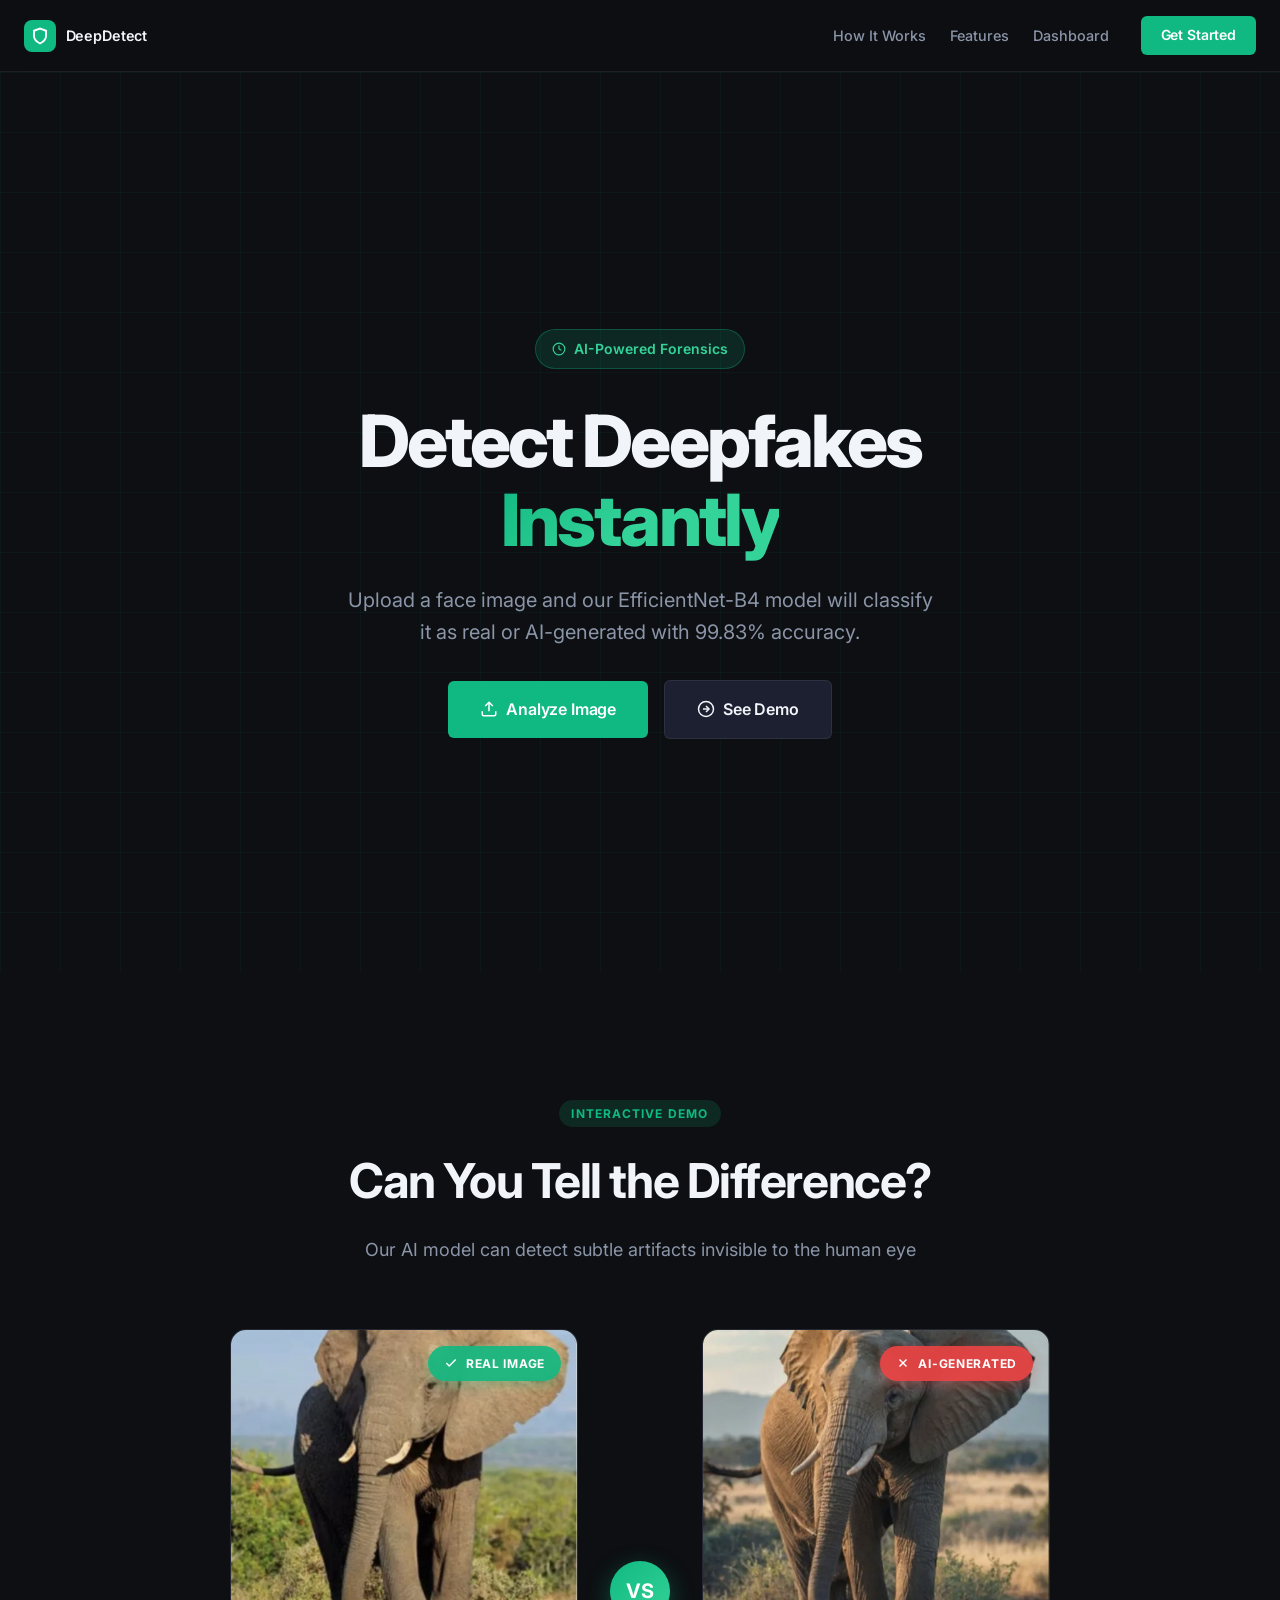
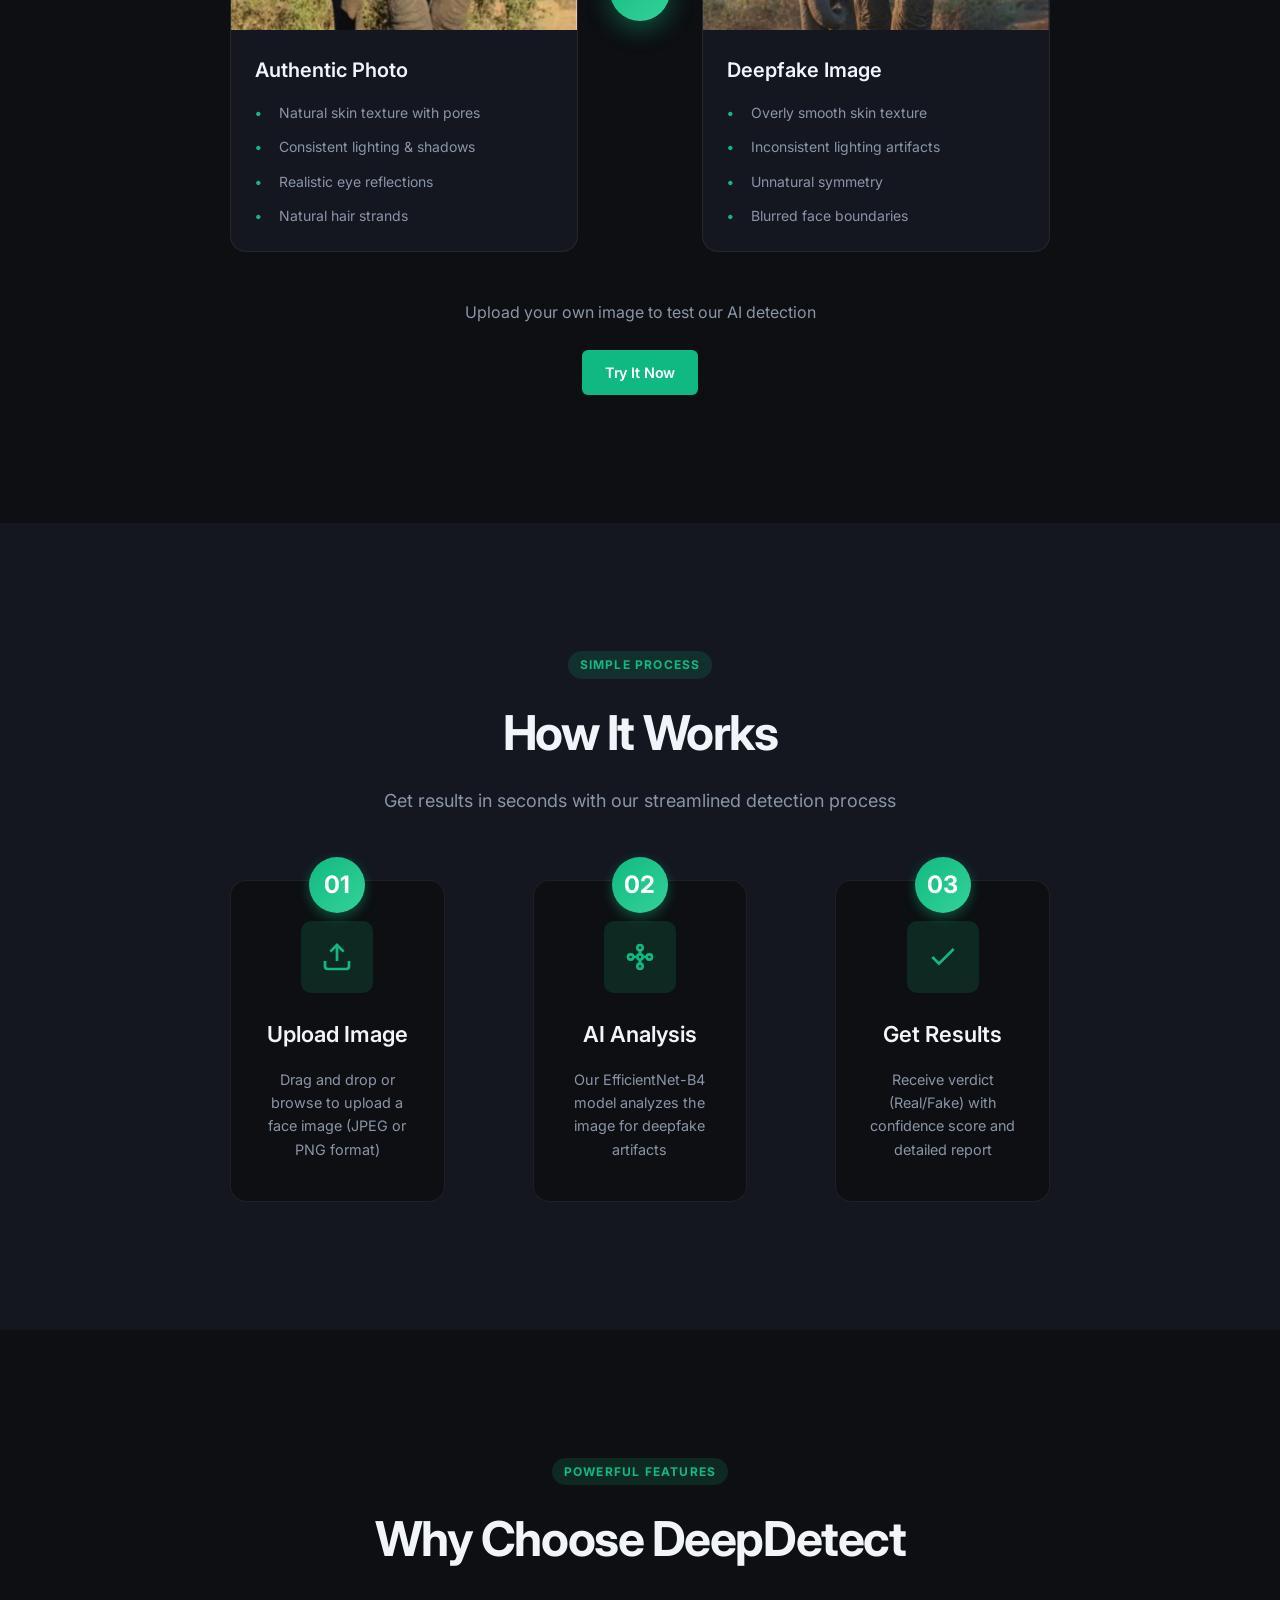
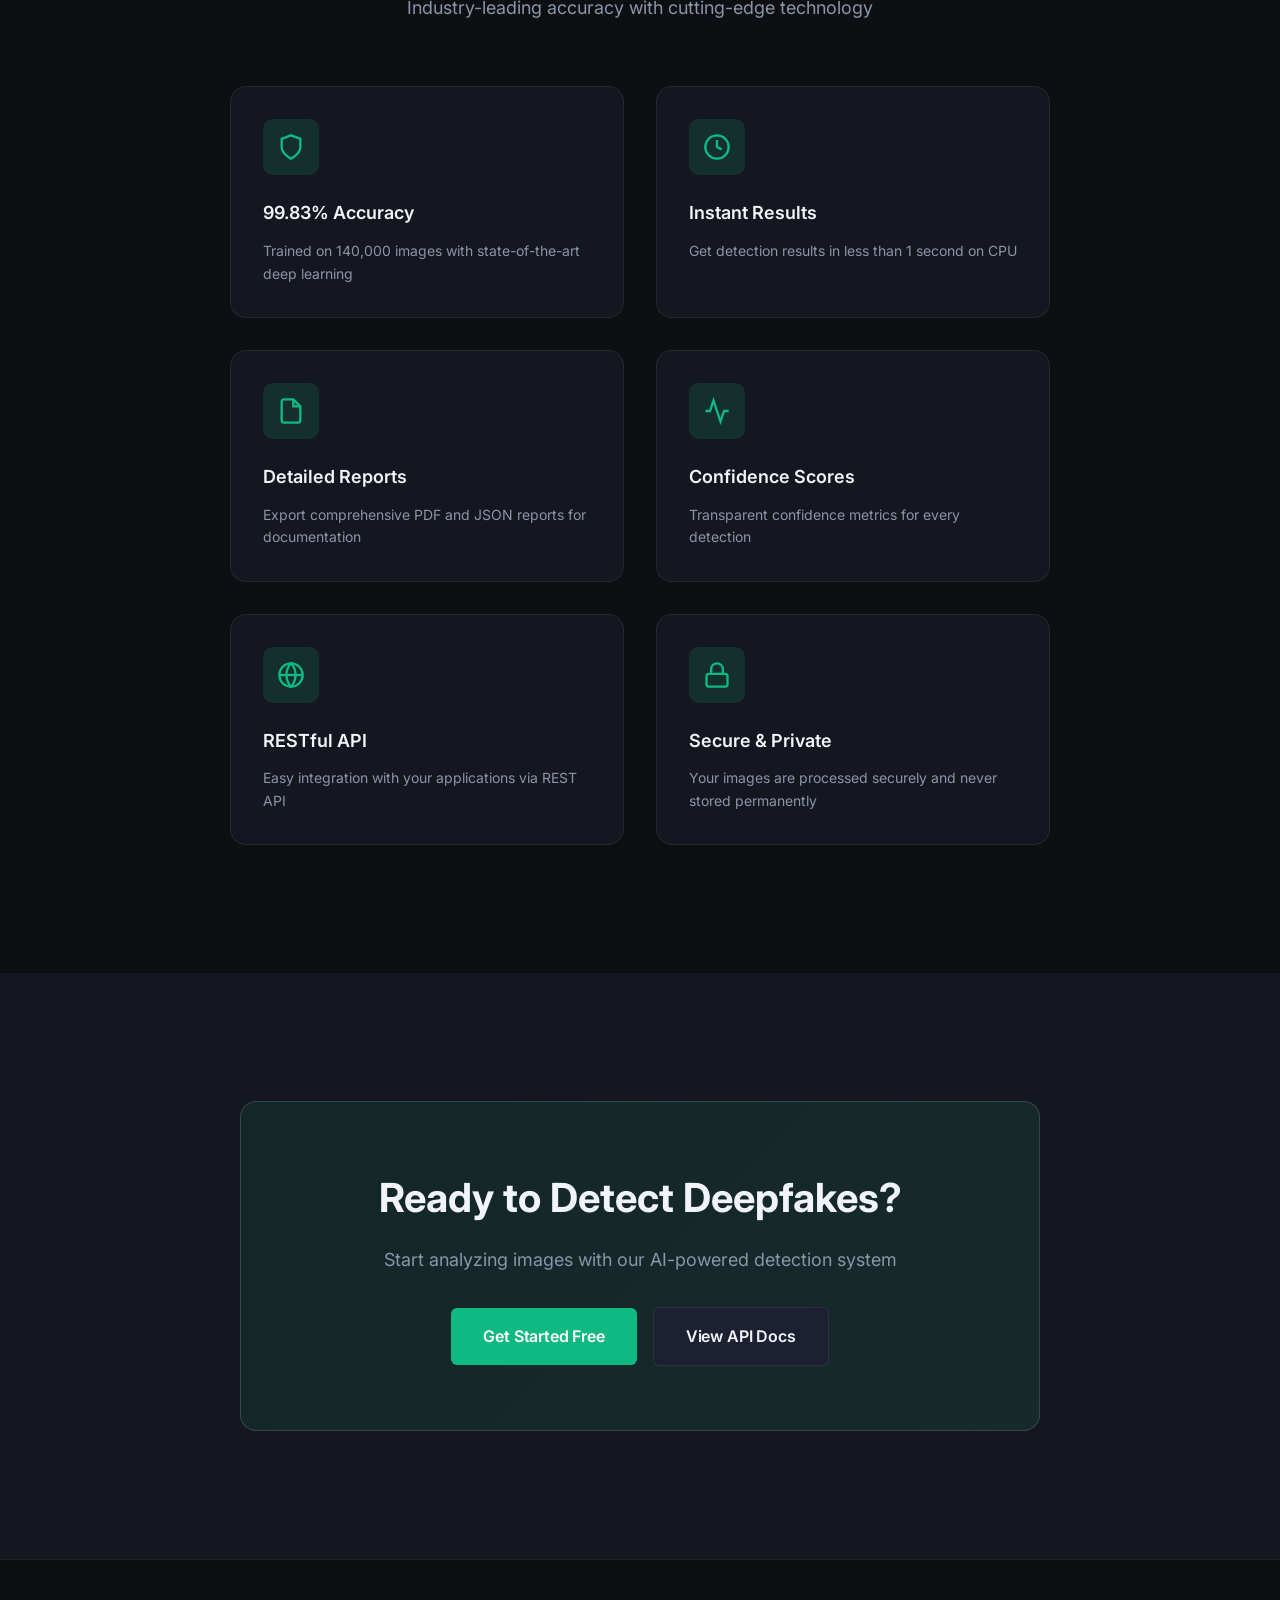
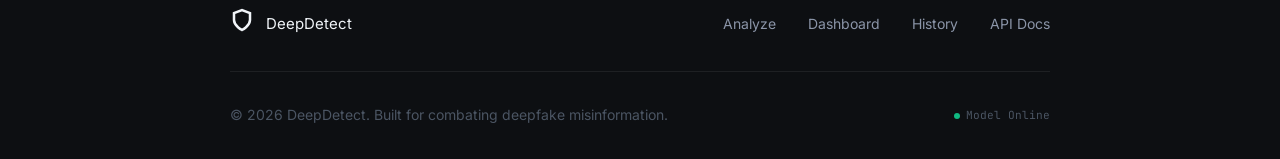
<file: static/landing.html>
<!DOCTYPE html>
<html lang="en">
<head>
    <meta charset="UTF-8">
    <meta name="viewport" content="width=device-width, initial-scale=1.0">
    <meta name="description" content="AI-powered deepfake detection with 99.83% accuracy">
    <title>DeepDetect — AI-Powered Deepfake Detection</title>
    <link rel="stylesheet" href="/static/css/styles.css">
    <link rel="stylesheet" href="/static/css/landing.css">
</head>
<body class="landing-body">

    <!-- Navigation -->
    <nav class="topnav landing-nav">
        <a class="topnav-brand" href="/static/landing.html">
            <div class="topnav-brand-icon">
                <svg width="18" height="18" viewBox="0 0 24 24" fill="none" stroke="currentColor" stroke-width="2.5">
                    <path d="M12 22s8-4 8-10V5l-8-3-8 3v7c0 6 8 10 8 10z"/>
                </svg>
            </div>
            <span class="topnav-brand-name">DeepDetect</span>
        </a>
        <div class="topnav-links">
            <a href="#how-it-works" class="topnav-link">How It Works</a>
            <a href="#features" class="topnav-link">Features</a>
            <a href="/static/dashboard.html" class="topnav-link">Dashboard</a>
            <a href="/static/index.html" class="btn btn-primary btn-sm">Get Started</a>
        </div>
    </nav>

    <!-- Hero Section -->
    <section class="hero-section">
        <div class="hero-bg-grid"></div>
        <div class="hero-container">
            <div class="hero-content fade-in-up">
                <div class="hero-badge">
                    <svg width="14" height="14" viewBox="0 0 24 24" fill="none" stroke="currentColor" stroke-width="2">
                        <circle cx="12" cy="12" r="10"/>
                        <path d="M12 6v6l4 2"/>
                    </svg>
                    AI-Powered Forensics
                </div>
                <h1 class="hero-title">
                    Detect Deepfakes<br/>
                    <span class="hero-gradient">Instantly</span>
                </h1>
                <p class="hero-subtitle">
                    Upload a face image and our EfficientNet-B4 model will classify it as real or AI-generated with 99.83% accuracy.
                </p>
                <div class="hero-cta">
                    <a href="/static/index.html" class="btn btn-primary btn-lg">
                        <svg width="18" height="18" viewBox="0 0 24 24" fill="none" stroke="currentColor" stroke-width="2">
                            <path d="M21 15v4a2 2 0 0 1-2 2H5a2 2 0 0 1-2-2v-4"/>
                            <polyline points="17 8 12 3 7 8"/>
                            <line x1="12" y1="3" x2="12" y2="15"/>
                        </svg>
                        Analyze Image
                    </a>
                    <a href="#comparison" class="btn btn-secondary btn-lg">
                        <svg width="18" height="18" viewBox="0 0 24 24" fill="none" stroke="currentColor" stroke-width="2">
                            <circle cx="12" cy="12" r="10"/>
                            <polyline points="12 16 16 12 12 8"/>
                            <line x1="8" y1="12" x2="16" y2="12"/>
                        </svg>
                        See Demo
                    </a>
                </div>
            </div>
        </div>
    </section>

    <!-- Comparison Section -->
    <section class="comparison-section" id="comparison">
        <div class="container">
            <div class="section-header-center fade-in-up">
                <div class="section-eyebrow">Interactive Demo</div>
                <h2 class="section-title">Can You Tell the Difference?</h2>
                <p class="section-subtitle">Our AI model can detect subtle artifacts invisible to the human eye</p>
            </div>

            <div class="comparison-container fade-in-up">
                <div class="comparison-card real-card">
                    <div class="comparison-image-wrapper">
                        <div class="comparison-image">
                            <img src="/static/images/real_sample.png" alt="Real face sample" style="width: 100%; height: 100%; object-fit: cover;" />
                        </div>
                        <div class="comparison-badge real">
                            <svg width="14" height="14" viewBox="0 0 24 24" fill="none" stroke="currentColor" stroke-width="2.5">
                                <polyline points="20 6 9 17 4 12"/>
                            </svg>
                            Real Image
                        </div>
                    </div>
                    <div class="comparison-details">
                        <h3>Authentic Photo</h3>
                        <ul class="comparison-features">
                            <li>Natural skin texture with pores</li>
                            <li>Consistent lighting & shadows</li>
                            <li>Realistic eye reflections</li>
                            <li>Natural hair strands</li>
                        </ul>
                    </div>
                </div>

                <div class="comparison-divider">
                    <div class="vs-badge">VS</div>
                </div>

                <div class="comparison-card fake-card">
                    <div class="comparison-image-wrapper">
                        <div class="comparison-image">
                            <img src="/static/images/fake_sample.png" alt="Fake face sample" style="width: 100%; height: 100%; object-fit: cover;" />
                        </div>
                        <div class="comparison-badge fake">
                            <svg width="14" height="14" viewBox="0 0 24 24" fill="none" stroke="currentColor" stroke-width="2.5">
                                <line x1="18" y1="6" x2="6" y2="18"/>
                                <line x1="6" y1="6" x2="18" y2="18"/>
                            </svg>
                            AI-Generated
                        </div>
                    </div>
                    <div class="comparison-details">
                        <h3>Deepfake Image</h3>
                        <ul class="comparison-features">
                            <li>Overly smooth skin texture</li>
                            <li>Inconsistent lighting artifacts</li>
                            <li>Unnatural symmetry</li>
                            <li>Blurred face boundaries</li>
                        </ul>
                    </div>
                </div>
            </div>

            <div class="comparison-cta fade-in-up">
                <p>Upload your own image to test our AI detection</p>
                <a href="/static/index.html" class="btn btn-primary">Try It Now</a>
            </div>
        </div>
    </section>

    <!-- How It Works Section -->
    <section class="how-it-works-section" id="how-it-works">
        <div class="container">
            <div class="section-header-center fade-in-up">
                <div class="section-eyebrow">Simple Process</div>
                <h2 class="section-title">How It Works</h2>
                <p class="section-subtitle">Get results in seconds with our streamlined detection process</p>
            </div>

            <div class="steps-container">
                <div class="step-card fade-in-up">
                    <div class="step-number">01</div>
                    <div class="step-icon">
                        <svg width="32" height="32" viewBox="0 0 24 24" fill="none" stroke="currentColor" stroke-width="2">
                            <path d="M21 15v4a2 2 0 0 1-2 2H5a2 2 0 0 1-2-2v-4"/>
                            <polyline points="17 8 12 3 7 8"/>
                            <line x1="12" y1="3" x2="12" y2="15"/>
                        </svg>
                    </div>
                    <h3>Upload Image</h3>
                    <p>Drag and drop or browse to upload a face image (JPEG or PNG format)</p>
                </div>

                <div class="step-arrow fade-in-up">
                    <svg width="24" height="24" viewBox="0 0 24 24" fill="none" stroke="currentColor" stroke-width="2">
                        <polyline points="9 18 15 12 9 6"/>
                    </svg>
                </div>

                <div class="step-card fade-in-up">
                    <div class="step-number">02</div>
                    <div class="step-icon">
                        <svg width="32" height="32" viewBox="0 0 24 24" fill="none" stroke="currentColor" stroke-width="2">
                            <circle cx="12" cy="12" r="2"/>
                            <circle cx="12" cy="5" r="2"/>
                            <circle cx="12" cy="19" r="2"/>
                            <circle cx="5" cy="12" r="2"/>
                            <circle cx="19" cy="12" r="2"/>
                            <line x1="12" y1="7" x2="12" y2="10"/>
                            <line x1="12" y1="14" x2="12" y2="17"/>
                            <line x1="7" y1="12" x2="10" y2="12"/>
                            <line x1="14" y1="12" x2="17" y2="12"/>
                        </svg>
                    </div>
                    <h3>AI Analysis</h3>
                    <p>Our EfficientNet-B4 model analyzes the image for deepfake artifacts</p>
                </div>

                <div class="step-arrow fade-in-up">
                    <svg width="24" height="24" viewBox="0 0 24 24" fill="none" stroke="currentColor" stroke-width="2">
                        <polyline points="9 18 15 12 9 6"/>
                    </svg>
                </div>

                <div class="step-card fade-in-up">
                    <div class="step-number">03</div>
                    <div class="step-icon">
                        <svg width="32" height="32" viewBox="0 0 24 24" fill="none" stroke="currentColor" stroke-width="2">
                            <polyline points="20 6 9 17 4 12"/>
                        </svg>
                    </div>
                    <h3>Get Results</h3>
                    <p>Receive verdict (Real/Fake) with confidence score and detailed report</p>
                </div>
            </div>
        </div>
    </section>

    <!-- Features Section -->
    <section class="features-section" id="features">
        <div class="container">
            <div class="section-header-center fade-in-up">
                <div class="section-eyebrow">Powerful Features</div>
                <h2 class="section-title">Why Choose DeepDetect</h2>
                <p class="section-subtitle">Industry-leading accuracy with cutting-edge technology</p>
            </div>

            <div class="features-grid">
                <div class="feature-card fade-in-up">
                    <div class="feature-icon">
                        <svg width="28" height="28" viewBox="0 0 24 24" fill="none" stroke="currentColor" stroke-width="2">
                            <path d="M12 22s8-4 8-10V5l-8-3-8 3v7c0 6 8 10 8 10z"/>
                        </svg>
                    </div>
                    <h3>99.83% Accuracy</h3>
                    <p>Trained on 140,000 images with state-of-the-art deep learning</p>
                </div>

                <div class="feature-card fade-in-up">
                    <div class="feature-icon">
                        <svg width="28" height="28" viewBox="0 0 24 24" fill="none" stroke="currentColor" stroke-width="2">
                            <circle cx="12" cy="12" r="10"/>
                            <polyline points="12 6 12 12 16 14"/>
                        </svg>
                    </div>
                    <h3>Instant Results</h3>
                    <p>Get detection results in less than 1 second on CPU</p>
                </div>

                <div class="feature-card fade-in-up">
                    <div class="feature-icon">
                        <svg width="28" height="28" viewBox="0 0 24 24" fill="none" stroke="currentColor" stroke-width="2">
                            <path d="M14 2H6a2 2 0 0 0-2 2v16a2 2 0 0 0 2 2h12a2 2 0 0 0 2-2V8z"/>
                            <polyline points="14 2 14 8 20 8"/>
                        </svg>
                    </div>
                    <h3>Detailed Reports</h3>
                    <p>Export comprehensive PDF and JSON reports for documentation</p>
                </div>

                <div class="feature-card fade-in-up">
                    <div class="feature-icon">
                        <svg width="28" height="28" viewBox="0 0 24 24" fill="none" stroke="currentColor" stroke-width="2">
                            <polyline points="22 12 18 12 15 21 9 3 6 12 2 12"/>
                        </svg>
                    </div>
                    <h3>Confidence Scores</h3>
                    <p>Transparent confidence metrics for every detection</p>
                </div>

                <div class="feature-card fade-in-up">
                    <div class="feature-icon">
                        <svg width="28" height="28" viewBox="0 0 24 24" fill="none" stroke="currentColor" stroke-width="2">
                            <circle cx="12" cy="12" r="10"/>
                            <line x1="2" y1="12" x2="22" y2="12"/>
                            <path d="M12 2a15.3 15.3 0 0 1 4 10 15.3 15.3 0 0 1-4 10 15.3 15.3 0 0 1-4-10 15.3 15.3 0 0 1 4-10z"/>
                        </svg>
                    </div>
                    <h3>RESTful API</h3>
                    <p>Easy integration with your applications via REST API</p>
                </div>

                <div class="feature-card fade-in-up">
                    <div class="feature-icon">
                        <svg width="28" height="28" viewBox="0 0 24 24" fill="none" stroke="currentColor" stroke-width="2">
                            <rect x="3" y="11" width="18" height="11" rx="2" ry="2"/>
                            <path d="M7 11V7a5 5 0 0 1 10 0v4"/>
                        </svg>
                    </div>
                    <h3>Secure & Private</h3>
                    <p>Your images are processed securely and never stored permanently</p>
                </div>
            </div>
        </div>
    </section>

    <!-- CTA Section -->
    <section class="cta-section">
        <div class="container">
            <div class="cta-card fade-in-up">
                <h2>Ready to Detect Deepfakes?</h2>
                <p>Start analyzing images with our AI-powered detection system</p>
                <div class="cta-buttons">
                    <a href="/static/index.html" class="btn btn-primary btn-lg">Get Started Free</a>
                    <a href="/docs" class="btn btn-secondary btn-lg">View API Docs</a>
                </div>
            </div>
        </div>
    </section>

    <!-- Footer -->
    <footer class="landing-footer">
        <div class="container">
            <div class="footer-content">
                <div class="footer-brand">
                    <div class="landing-brand-icon">
                        <svg width="24" height="24" viewBox="0 0 24 24" fill="none" stroke="currentColor" stroke-width="2.5">
                            <path d="M12 22s8-4 8-10V5l-8-3-8 3v7c0 6 8 10 8 10z"/>
                        </svg>
                    </div>
                    <span class="landing-brand-name">DeepDetect</span>
                </div>
                <div class="footer-links">
                    <a href="/static/index.html">Analyze</a>
                    <a href="/static/dashboard.html">Dashboard</a>
                    <a href="/static/history.html">History</a>
                    <a href="/docs">API Docs</a>
                </div>
            </div>
            <div class="footer-bottom">
                <span>© 2026 DeepDetect. Built for combating deepfake misinformation.</span>
                <div class="footer-status">
                    <div class="footer-status-dot"></div>
                    <span>Model Online</span>
                </div>
            </div>
        </div>
    </footer>

    <script src="/static/js/landing.js"></script>
</body>
</html>
</file>
<file: static/css/styles.css>
/* ============================================================
   DEEPFAKE DETECTION PLATFORM — UI STYLESHEET
   Design: Dark forensic tool. Clean, purposeful, not flashy.
   Font: Inter (Google Fonts)
   ============================================================ */

@import url('https://fonts.googleapis.com/css2?family=Inter:wght@300;400;500;600;700&family=JetBrains+Mono:wght@400;500&display=swap');

/* ─── Reset ─────────────────────────────────────────────────── */
*, *::before, *::after {
    margin: 0;
    padding: 0;
    box-sizing: border-box;
}

/* ─── Design Tokens ─────────────────────────────────────────── */
:root {
    /* Surface */
    --bg-base:       #0d0f12;
    --bg-surface:    #141720;
    --bg-elevated:   #1c2030;
    --bg-hover:      #232840;
    --border:        rgba(255,255,255,0.07);
    --border-bright: rgba(255,255,255,0.14);

    /* Accent — a vibrant emerald green */
    --accent:        #10b981;
    --accent-dim:    rgba(16,185,129,0.15);
    --accent-hover:  #34d399;

    /* Semantic */
    --real:          #10b981;
    --real-dim:      rgba(16,185,129,0.12);
    --real-border:   rgba(16,185,129,0.3);
    --fake:          #ef4444;
    --fake-dim:      rgba(239,68,68,0.12);
    --fake-border:   rgba(239,68,68,0.3);

    /* Text */
    --text-primary:   #f1f5f9;
    --text-secondary: #8b95a8;
    --text-muted:     #4b5563;

    /* Misc */
    --radius-sm:  6px;
    --radius-md:  10px;
    --radius-lg:  16px;
    --shadow-sm:  0 1px 3px rgba(0,0,0,0.4);
    --shadow-md:  0 4px 16px rgba(0,0,0,0.5);
    --shadow-lg:  0 8px 32px rgba(0,0,0,0.6);
    --transition: 0.18s ease;
}

/* ─── Base ───────────────────────────────────────────────────── */
html { scroll-behavior: smooth; }

body {
    font-family: 'Inter', system-ui, sans-serif;
    font-size: 15px;
    line-height: 1.6;
    color: var(--text-primary);
    background-color: var(--bg-base);
    min-height: 100vh;
    -webkit-font-smoothing: antialiased;
}

/* Subtle grid texture on the background */
body::before {
    content: '';
    position: fixed;
    inset: 0;
    background-image:
        linear-gradient(rgba(99,102,241,0.03) 1px, transparent 1px),
        linear-gradient(90deg, rgba(99,102,241,0.03) 1px, transparent 1px);
    background-size: 40px 40px;
    pointer-events: none;
    z-index: 0;
}

/* ─── Layout ─────────────────────────────────────────────────── */
.page-wrapper {
    position: relative;
    z-index: 1;
    min-height: 100vh;
    display: flex;
    flex-direction: column;
}

.container {
    max-width: 860px;
    margin: 0 auto;
    padding: 0 1.25rem;
    width: 100%;
}

main {
    flex: 1;
    padding-bottom: 4rem;
}

/* ─── Top Navigation ─────────────────────────────────────────── */
.topnav {
    display: flex;
    align-items: center;
    justify-content: space-between;
    padding: 1rem 1.5rem;
    border-bottom: 1px solid var(--border);
    background: rgba(13,15,18,0.85);
    backdrop-filter: blur(12px);
    position: sticky;
    top: 0;
    z-index: 9999;
}

.topnav-brand {
    display: flex;
    align-items: center;
    gap: 0.6rem;
    text-decoration: none;
}

.topnav-brand-icon {
    width: 32px;
    height: 32px;
    background: var(--accent);
    border-radius: 8px;
    display: flex;
    align-items: center;
    justify-content: center;
}

.topnav-brand-icon svg {
    color: white;
}

.topnav-brand-name {
    font-size: 0.9rem;
    font-weight: 600;
    color: var(--text-primary);
    letter-spacing: -0.01em;
}

.topnav-brand-tag {
    font-size: 0.7rem;
    font-weight: 500;
    color: var(--text-muted);
    background: var(--bg-elevated);
    border: 1px solid var(--border);
    padding: 1px 6px;
    border-radius: 4px;
    font-family: 'JetBrains Mono', monospace;
}

.topnav-links {
    display: flex;
    align-items: center;
    gap: 0.25rem;
    flex-wrap: nowrap;
    flex-shrink: 0;
}

.topnav-link {
    color: var(--text-secondary);
    text-decoration: none;
    font-size: 0.875rem;
    font-weight: 500;
    padding: 0.4rem 0.85rem;
    border-radius: var(--radius-sm);
    transition: all var(--transition);
    white-space: nowrap;
    flex-shrink: 0;
}

.topnav-link:hover {
    color: var(--text-primary);
    background: var(--bg-elevated);
}

.topnav-link.active {
    color: var(--accent-hover);
    background: var(--accent-dim);
}

/* ─── Hero / Page Header ─────────────────────────────────────── */
.page-header {
    padding: 3rem 0 2.5rem;
    text-align: center;
}

.page-header-eyebrow {
    display: inline-flex;
    align-items: center;
    gap: 0.5rem;
    font-size: 0.75rem;
    font-weight: 600;
    letter-spacing: 0.08em;
    text-transform: uppercase;
    color: var(--accent);
    margin-bottom: 1rem;
}

.page-header-eyebrow::before,
.page-header-eyebrow::after {
    content: '';
    display: block;
    width: 28px;
    height: 1px;
    background: var(--accent);
    opacity: 0.5;
}

.page-header h1 {
    font-size: 2.25rem;
    font-weight: 700;
    letter-spacing: -0.03em;
    color: var(--text-primary);
    margin-bottom: 0.75rem;
    line-height: 1.2;
}

.page-header .subtitle {
    font-size: 1rem;
    color: var(--text-secondary);
    max-width: 440px;
    margin: 0 auto;
}

/* ─── Upload Card ────────────────────────────────────────────── */
.upload-card {
    background: var(--bg-surface);
    border: 1px solid var(--border);
    border-radius: var(--radius-lg);
    padding: 2rem;
    margin-bottom: 1.5rem;
}

.drop-zone {
    border: 2px dashed var(--border-bright);
    border-radius: var(--radius-md);
    padding: 3.5rem 2rem;
    text-align: center;
    transition: all var(--transition);
    cursor: pointer;
    position: relative;
}

.drop-zone:hover,
.drop-zone.drag-over {
    border-color: var(--accent);
    background: var(--accent-dim);
}

.drop-zone.drag-over .upload-icon {
    transform: translateY(-4px);
}

.upload-icon {
    color: var(--accent);
    margin: 0 auto 1.25rem;
    display: block;
    transition: transform var(--transition);
    opacity: 0.85;
}

.drop-text {
    font-size: 1rem;
    font-weight: 500;
    color: var(--text-primary);
    margin-bottom: 0.35rem;
}

.drop-subtext {
    font-size: 0.875rem;
    color: var(--text-muted);
    margin-bottom: 1.25rem;
}

.file-info {
    font-size: 0.75rem;
    color: var(--text-muted);
    margin-top: 1.25rem;
    font-family: 'JetBrains Mono', monospace;
    letter-spacing: 0.02em;
}

/* ─── Selected File Preview ──────────────────────────────────── */
.selected-file {
    display: flex;
    align-items: center;
    gap: 1rem;
    padding: 1rem;
    background: var(--bg-elevated);
    border: 1px solid var(--border);
    border-radius: var(--radius-md);
    margin-bottom: 1rem;
}

.file-preview img {
    width: 72px;
    height: 72px;
    object-fit: cover;
    border-radius: var(--radius-sm);
    border: 1px solid var(--border);
}

.file-details { flex: 1; min-width: 0; }

.file-name {
    font-weight: 500;
    color: var(--text-primary);
    font-size: 0.9rem;
    white-space: nowrap;
    overflow: hidden;
    text-overflow: ellipsis;
}

.file-size {
    font-size: 0.8rem;
    color: var(--text-secondary);
    font-family: 'JetBrains Mono', monospace;
    margin-top: 0.2rem;
}

.btn-remove {
    width: 30px;
    height: 30px;
    border: 1px solid var(--border);
    background: var(--bg-surface);
    color: var(--text-secondary);
    border-radius: 50%;
    font-size: 1.1rem;
    line-height: 1;
    cursor: pointer;
    transition: all var(--transition);
    flex-shrink: 0;
    display: flex;
    align-items: center;
    justify-content: center;
}

.btn-remove:hover {
    background: var(--fake-dim);
    border-color: var(--fake-border);
    color: var(--fake);
}

/* ─── Buttons ────────────────────────────────────────────────── */
.btn {
    display: inline-flex;
    align-items: center;
    justify-content: center;
    gap: 0.5rem;
    padding: 0.7rem 1.4rem;
    font-size: 0.9rem;
    font-weight: 600;
    font-family: 'Inter', sans-serif;
    border: none;
    border-radius: var(--radius-sm);
    cursor: pointer;
    transition: all var(--transition);
    text-decoration: none;
    letter-spacing: -0.01em;
    white-space: nowrap;
}

.btn:disabled {
    opacity: 0.4;
    cursor: not-allowed;
}

.btn-primary {
    background: var(--accent);
    color: white;
}

.btn-primary:hover:not(:disabled) {
    background: var(--accent-hover);
    transform: translateY(-1px);
    box-shadow: 0 4px 12px rgba(99,102,241,0.4);
}

.btn-secondary {
    background: var(--bg-elevated);
    color: var(--text-primary);
    border: 1px solid var(--border);
}

.btn-secondary:hover:not(:disabled) {
    background: var(--bg-hover);
    border-color: var(--border-bright);
}

.btn-upload {
    width: 100%;
    padding: 0.9rem;
    font-size: 0.95rem;
    background: var(--accent);
    color: white;
}

.btn-upload:hover:not(:disabled) {
    background: var(--accent-hover);
    transform: translateY(-1px);
    box-shadow: 0 4px 16px rgba(99,102,241,0.4);
}

/* ─── Progress Bar ───────────────────────────────────────────── */
.progress-container {
    margin-top: 1rem;
}

.progress-bar {
    width: 100%;
    height: 4px;
    background: var(--bg-hover);
    border-radius: 2px;
    overflow: hidden;
    margin-bottom: 0.75rem;
}

.progress-fill {
    height: 100%;
    background: linear-gradient(90deg, var(--accent), var(--accent-hover));
    border-radius: 2px;
    transition: width 0.4s ease;
    width: 0%;
    position: relative;
}

.progress-fill::after {
    content: '';
    position: absolute;
    right: 0;
    top: 0;
    bottom: 0;
    width: 40px;
    background: linear-gradient(90deg, transparent, rgba(255,255,255,0.3));
    animation: shimmer 1.2s ease infinite;
}

@keyframes shimmer {
    0% { opacity: 0; }
    50% { opacity: 1; }
    100% { opacity: 0; }
}

.progress-text {
    text-align: center;
    color: var(--text-secondary);
    font-size: 0.8rem;
    font-family: 'JetBrains Mono', monospace;
}

/* ─── Error Message ──────────────────────────────────────────── */
.error-message {
    padding: 0.85rem 1rem;
    background: var(--fake-dim);
    border: 1px solid var(--fake-border);
    border-radius: var(--radius-sm);
    color: #fca5a5;
    font-size: 0.875rem;
    margin-top: 1rem;
}

/* ─── Info Cards (Homepage) ──────────────────────────────────── */
.info-section {
    display: grid;
    grid-template-columns: 1fr 1fr;
    gap: 1rem;
    margin-bottom: 2rem;
}

.info-card {
    background: var(--bg-surface);
    border: 1px solid var(--border);
    padding: 1.5rem;
    border-radius: var(--radius-lg);
    transition: border-color var(--transition);
}

.info-card:hover {
    border-color: var(--border-bright);
}

.info-card-icon {
    width: 36px;
    height: 36px;
    background: var(--accent-dim);
    border-radius: var(--radius-sm);
    display: flex;
    align-items: center;
    justify-content: center;
    margin-bottom: 1rem;
    color: var(--accent);
}

.info-card h3 {
    font-size: 0.9rem;
    font-weight: 600;
    color: var(--text-primary);
    margin-bottom: 0.75rem;
    letter-spacing: -0.01em;
}

.info-card ol {
    padding-left: 1.25rem;
}

.info-card li {
    font-size: 0.875rem;
    color: var(--text-secondary);
    margin-bottom: 0.4rem;
    padding-left: 0.25rem;
}

.info-card p {
    font-size: 0.875rem;
    color: var(--text-secondary);
    line-height: 1.65;
}

.info-card strong {
    color: var(--real);
    font-weight: 600;
}

/* ─── Stat Badge ─────────────────────────────────────────────── */
.stat-badge {
    display: inline-flex;
    align-items: baseline;
    gap: 0.25rem;
    margin-top: 0.75rem;
}

.stat-number {
    font-size: 2rem;
    font-weight: 700;
    color: var(--real);
    letter-spacing: -0.04em;
    font-family: 'Inter', sans-serif;
    line-height: 1;
}

.stat-label {
    font-size: 0.75rem;
    font-weight: 500;
    color: var(--text-muted);
    text-transform: uppercase;
    letter-spacing: 0.06em;
}

/* ─── Loading State ──────────────────────────────────────────── */
.loading {
    text-align: center;
    padding: 5rem 2rem;
}

.loading p {
    color: var(--text-secondary);
    font-size: 0.875rem;
    margin-top: 1.25rem;
    font-family: 'JetBrains Mono', monospace;
}

.spinner {
    width: 40px;
    height: 40px;
    border: 2px solid var(--border);
    border-top-color: var(--accent);
    border-radius: 50%;
    animation: spin 0.8s linear infinite;
    margin: 0 auto;
}

@keyframes spin {
    to { transform: rotate(360deg); }
}

/* ─── Results Page ───────────────────────────────────────────── */
.results-section {
    max-width: 620px;
    margin: 0 auto;
}

.verdict-card {
    background: var(--bg-surface);
    border: 1px solid var(--border);
    border-radius: var(--radius-lg);
    overflow: hidden;
    margin-bottom: 1.5rem;
}

.verdict-band {
    padding: 2rem;
    text-align: center;
    border-bottom: 1px solid var(--border);
}

.verdict-band.real {
    background: var(--real-dim);
    border-bottom-color: var(--real-border);
}

.verdict-band.fake {
    background: var(--fake-dim);
    border-bottom-color: var(--fake-border);
}

.verdict-label {
    display: inline-flex;
    align-items: center;
    gap: 0.5rem;
    font-size: 0.7rem;
    font-weight: 700;
    letter-spacing: 0.1em;
    text-transform: uppercase;
    padding: 0.3rem 0.85rem;
    border-radius: 99px;
    margin-bottom: 1rem;
}

.verdict-label.real {
    background: var(--real-dim);
    color: var(--real);
    border: 1px solid var(--real-border);
}

.verdict-label.fake {
    background: var(--fake-dim);
    color: var(--fake);
    border: 1px solid var(--fake-border);
}

.verdict-label .dot {
    width: 6px;
    height: 6px;
    border-radius: 50%;
    background: currentColor;
    animation: pulse-dot 1.5s ease infinite;
}

@keyframes pulse-dot {
    0%, 100% { opacity: 1; transform: scale(1); }
    50% { opacity: 0.5; transform: scale(0.7); }
}

.verdict-confidence-num {
    font-size: 4rem;
    font-weight: 700;
    letter-spacing: -0.04em;
    line-height: 1;
    margin-bottom: 0.25rem;
}

.verdict-band.real .verdict-confidence-num { color: var(--real); }
.verdict-band.fake .verdict-confidence-num { color: var(--fake); }

.verdict-confidence-label {
    font-size: 0.75rem;
    font-weight: 500;
    color: var(--text-muted);
    text-transform: uppercase;
    letter-spacing: 0.08em;
}

/* Confidence Bar */
.confidence-bar-wrap {
    padding: 1.5rem 2rem;
    border-bottom: 1px solid var(--border);
}

.confidence-bar-label {
    display: flex;
    justify-content: space-between;
    font-size: 0.75rem;
    color: var(--text-muted);
    margin-bottom: 0.5rem;
    font-family: 'JetBrains Mono', monospace;
}

.confidence-bar-track {
    height: 6px;
    background: var(--bg-hover);
    border-radius: 3px;
    overflow: hidden;
}

.confidence-bar-fill {
    height: 100%;
    border-radius: 3px;
    transition: width 1s ease;
    width: 0%;
}

.confidence-bar-fill.real { background: var(--real); }
.confidence-bar-fill.fake { background: var(--fake); }

/* Result Details */
.result-meta {
    padding: 1.5rem 2rem;
}

.result-detail-row {
    display: flex;
    align-items: center;
    gap: 1.25rem;
}

.result-thumb {
    width: 80px;
    height: 80px;
    object-fit: cover;
    border-radius: var(--radius-sm);
    border: 1px solid var(--border);
    flex-shrink: 0;
}

.result-detail-list {
    flex: 1;
    display: flex;
    flex-direction: column;
    gap: 0.6rem;
}

.detail-item {
    display: flex;
    flex-direction: column;
    gap: 0.1rem;
}

.detail-label {
    font-size: 0.7rem;
    font-weight: 600;
    color: var(--text-muted);
    text-transform: uppercase;
    letter-spacing: 0.06em;
    font-family: 'JetBrains Mono', monospace;
}

.detail-value {
    font-size: 0.875rem;
    color: var(--text-primary);
    font-weight: 500;
}

/* Actions */
.result-actions {
    display: flex;
    gap: 0.75rem;
    padding: 1.25rem 2rem 1.5rem;
    border-top: 1px solid var(--border);
    flex-wrap: wrap;
}

.result-actions .btn {
    flex: 1;
    min-width: 140px;
}

/* ─── Nav Actions ────────────────────────────────────────────── */
.nav-actions {
    display: flex;
    align-items: center;
    justify-content: center;
    flex-wrap: wrap;
    gap: 1rem;
    margin-top: 1.5rem;
}

/* ─── History Page ───────────────────────────────────────────── */
.history-controls {
    display: flex;
    align-items: center;
    justify-content: space-between;
    margin-bottom: 1.25rem;
    gap: 1rem;
    flex-wrap: wrap;
}

.history-count {
    font-size: 0.8rem;
    color: var(--text-muted);
    font-family: 'JetBrains Mono', monospace;
}

.history-list {
    display: flex;
    flex-direction: column;
    gap: 0.5rem;
    margin-bottom: 1.5rem;
}

.history-item {
    display: flex;
    align-items: center;
    gap: 1rem;
    padding: 0.9rem 1.1rem;
    background: var(--bg-surface);
    border: 1px solid var(--border);
    border-radius: var(--radius-md);
    cursor: pointer;
    transition: all var(--transition);
    text-decoration: none;
    color: inherit;
}

.history-item:hover {
    border-color: var(--border-bright);
    background: var(--bg-elevated);
    transform: translateX(2px);
}

.history-thumb {
    width: 48px;
    height: 48px;
    object-fit: cover;
    border-radius: var(--radius-sm);
    border: 1px solid var(--border);
    flex-shrink: 0;
    background: var(--bg-elevated);
}

.history-info {
    flex: 1;
    min-width: 0;
}

.history-filename {
    font-size: 0.875rem;
    font-weight: 500;
    color: var(--text-primary);
    white-space: nowrap;
    overflow: hidden;
    text-overflow: ellipsis;
    margin-bottom: 0.2rem;
}

.history-timestamp {
    font-size: 0.75rem;
    color: var(--text-muted);
    font-family: 'JetBrains Mono', monospace;
}

.history-badge {
    flex-shrink: 0;
    display: flex;
    flex-direction: column;
    align-items: flex-end;
    gap: 0.25rem;
}

.badge {
    font-size: 0.7rem;
    font-weight: 700;
    letter-spacing: 0.06em;
    text-transform: uppercase;
    padding: 0.2rem 0.6rem;
    border-radius: 99px;
}

.badge.real {
    background: var(--real-dim);
    color: var(--real);
    border: 1px solid var(--real-border);
}

.badge.fake {
    background: var(--fake-dim);
    color: var(--fake);
    border: 1px solid var(--fake-border);
}

.history-conf {
    font-size: 0.75rem;
    color: var(--text-muted);
    font-family: 'JetBrains Mono', monospace;
}

.history-arrow {
    color: var(--text-muted);
    flex-shrink: 0;
    transition: transform var(--transition);
}

.history-item:hover .history-arrow {
    transform: translateX(2px);
    color: var(--text-secondary);
}

/* ─── Pagination ─────────────────────────────────────────────── */
.pagination {
    display: flex;
    justify-content: center;
    align-items: center;
    gap: 0.75rem;
    padding: 0.5rem 0;
}

.btn-page {
    display: flex;
    align-items: center;
    gap: 0.4rem;
    padding: 0.5rem 1rem;
    background: var(--bg-surface);
    border: 1px solid var(--border);
    border-radius: var(--radius-sm);
    color: var(--text-secondary);
    font-size: 0.8rem;
    font-weight: 500;
    font-family: 'Inter', sans-serif;
    cursor: pointer;
    transition: all var(--transition);
}

.btn-page:hover:not(:disabled) {
    background: var(--bg-elevated);
    color: var(--text-primary);
    border-color: var(--border-bright);
}

.btn-page:disabled {
    opacity: 0.35;
    cursor: not-allowed;
}

.page-info {
    font-size: 0.8rem;
    color: var(--text-muted);
    font-family: 'JetBrains Mono', monospace;
    padding: 0 0.25rem;
}

/* ─── Empty State ────────────────────────────────────────────── */
.empty-state {
    text-align: center;
    padding: 5rem 2rem;
}

.empty-icon {
    color: var(--text-muted);
    margin: 0 auto 1.5rem;
    display: block;
    opacity: 0.5;
}

.empty-state h2 {
    font-size: 1.25rem;
    font-weight: 600;
    letter-spacing: -0.02em;
    color: var(--text-primary);
    margin-bottom: 0.5rem;
}

.empty-state p {
    font-size: 0.875rem;
    color: var(--text-secondary);
    margin-bottom: 2rem;
}

/* ─── Error State ────────────────────────────────────────────── */
.error-section {
    text-align: center;
    padding: 4rem 2rem;
}

.error-card {
    max-width: 380px;
    margin: 0 auto;
}

.error-icon {
    color: var(--fake);
    margin: 0 auto 1.25rem;
    display: block;
    opacity: 0.7;
}

.error-section h2 {
    font-size: 1.25rem;
    font-weight: 600;
    color: var(--text-primary);
    margin-bottom: 0.5rem;
}

.error-section p {
    font-size: 0.875rem;
    color: var(--text-secondary);
    margin-bottom: 1.75rem;
}

/* ─── Navigation Links ───────────────────────────────────────── */
.nav-links {
    text-align: center;
    margin-top: 2rem;
    padding-top: 1.5rem;
    border-top: 1px solid var(--border);
}

.link {
    color: var(--text-secondary);
    text-decoration: none;
    font-size: 0.85rem;
    font-weight: 500;
    transition: color var(--transition);
    display: inline-flex;
    align-items: center;
    gap: 0.3rem;
}

.link:hover {
    color: var(--accent-hover);
}

/* ─── Footer ─────────────────────────────────────────────────── */
footer {
    border-top: 1px solid var(--border);
    padding: 1.25rem 1.5rem;
    background: var(--bg-base);
}

.footer-inner {
    max-width: 860px;
    margin: 0 auto;
    display: flex;
    align-items: center;
    justify-content: space-between;
    flex-wrap: wrap;
    gap: 0.5rem;
}

.footer-copy {
    font-size: 0.75rem;
    color: var(--text-muted);
}

.footer-status {
    display: flex;
    align-items: center;
    gap: 0.4rem;
    font-size: 0.7rem;
    color: var(--text-muted);
    font-family: 'JetBrains Mono', monospace;
}

.footer-status-dot {
    width: 6px;
    height: 6px;
    border-radius: 50%;
    background: var(--real);
    animation: pulseDot 2s ease infinite;
}

@keyframes pulseDot {
    0%, 100% { opacity: 1; }
    50% { opacity: 0.4; }
}

/* ─── Old classes kept for JS compatibility ──────────────────── */
/* (upload.js / results.js / history.js reference these) */
.upload-section { /* alias to upload-card styles */ }

.history-section {
    margin-bottom: 2rem;
}

.history-grid {
    display: flex;
    flex-direction: column;
    gap: 0.5rem;
}

/* result-card kept for existing results.js show/hide */
.result-card {
    background: var(--bg-surface);
    border: 1px solid var(--border);
    border-radius: var(--radius-lg);
    overflow: hidden;
    margin-bottom: 1.5rem;
}

/* ─── Responsive ─────────────────────────────────────────────── */
@media (max-width: 640px) {
    .page-header h1 { font-size: 1.75rem; }

    .info-section { grid-template-columns: 1fr; }

    .topnav-brand-tag { display: none; }

    .result-detail-row { flex-direction: column; align-items: flex-start; }
    .result-thumb { width: 100%; height: 200px; max-width: 280px; }

    .result-actions { flex-direction: column; }
    .result-actions .btn { width: 100%; }

    .verdict-confidence-num { font-size: 3rem; }

    .footer-inner { flex-direction: column; align-items: flex-start; gap: 0.25rem; }
}

@media (max-width: 480px) {
    .topnav { padding: 0.85rem 1rem; }

    .page-header { padding: 2rem 0 1.75rem; }

    .upload-card { padding: 1.25rem; }

    .drop-zone { padding: 2.5rem 1rem; }

    .history-item { gap: 0.75rem; padding: 0.75rem; }
    .history-thumb { width: 40px; height: 40px; }
}


/* ─── Dashboard Styles ───────────────────────────────────────── */

/* Stats Grid */
.stats-grid {
    display: grid;
    grid-template-columns: repeat(auto-fit, minmax(240px, 1fr));
    gap: 1rem;
    margin-bottom: 2rem;
}

.stat-card {
    background: var(--bg-surface);
    border: 1px solid var(--border);
    border-radius: var(--radius-lg);
    padding: 1.5rem;
    display: flex;
    align-items: flex-start;
    gap: 1rem;
    transition: all var(--transition);
}

.stat-card:hover {
    border-color: var(--border-bright);
    transform: translateY(-2px);
    box-shadow: var(--shadow-md);
}

.stat-icon {
    width: 48px;
    height: 48px;
    border-radius: var(--radius-md);
    display: flex;
    align-items: center;
    justify-content: center;
    flex-shrink: 0;
}

.stat-icon.blue {
    background: rgba(99, 102, 241, 0.15);
    color: var(--accent);
}

.stat-icon.green {
    background: var(--real-dim);
    color: var(--real);
}

.stat-icon.red {
    background: var(--fake-dim);
    color: var(--fake);
}

.stat-icon.purple {
    background: rgba(168, 85, 247, 0.15);
    color: #a855f7;
}

.stat-content {
    flex: 1;
    min-width: 0;
}

.stat-label {
    font-size: 0.75rem;
    font-weight: 600;
    color: var(--text-muted);
    text-transform: uppercase;
    letter-spacing: 0.06em;
    margin-bottom: 0.5rem;
}

.stat-value {
    font-size: 2rem;
    font-weight: 700;
    color: var(--text-primary);
    letter-spacing: -0.03em;
    line-height: 1;
    margin-bottom: 0.5rem;
}

.stat-percentage {
    font-size: 0.875rem;
    color: var(--text-secondary);
    font-family: 'JetBrains Mono', monospace;
}

.stat-change {
    font-size: 0.75rem;
    color: var(--text-muted);
}

.stat-change.positive {
    color: var(--real);
}

/* Charts Row */
.charts-row {
    display: grid;
    grid-template-columns: repeat(auto-fit, minmax(320px, 1fr));
    gap: 1rem;
    margin-bottom: 2rem;
}

.chart-card {
    background: var(--bg-surface);
    border: 1px solid var(--border);
    border-radius: var(--radius-lg);
    overflow: hidden;
}

.chart-header {
    padding: 1.5rem;
    border-bottom: 1px solid var(--border);
}

.chart-header h3 {
    font-size: 0.95rem;
    font-weight: 600;
    color: var(--text-primary);
    margin-bottom: 0.25rem;
    letter-spacing: -0.01em;
}

.chart-subtitle {
    font-size: 0.75rem;
    color: var(--text-muted);
}

.chart-body {
    padding: 1.5rem;
}

/* Donut Chart */
.donut-chart {
    position: relative;
    width: 200px;
    height: 200px;
    margin: 0 auto 1.5rem;
}

.donut-chart svg {
    transform: rotate(-90deg);
}

.donut-center {
    position: absolute;
    top: 50%;
    left: 50%;
    transform: translate(-50%, -50%);
    text-align: center;
}

.donut-total {
    font-size: 2rem;
    font-weight: 700;
    color: var(--text-primary);
    letter-spacing: -0.03em;
    line-height: 1;
}

.donut-label {
    font-size: 0.75rem;
    color: var(--text-muted);
    text-transform: uppercase;
    letter-spacing: 0.06em;
    margin-top: 0.25rem;
}

.chart-legend {
    display: flex;
    flex-direction: column;
    gap: 0.75rem;
}

.legend-item {
    display: flex;
    align-items: center;
    gap: 0.75rem;
}

.legend-dot {
    width: 12px;
    height: 12px;
    border-radius: 50%;
    flex-shrink: 0;
}

.legend-label {
    flex: 1;
    font-size: 0.875rem;
    color: var(--text-secondary);
}

.legend-value {
    font-size: 0.875rem;
    font-weight: 600;
    color: var(--text-primary);
    font-family: 'JetBrains Mono', monospace;
}

/* Activity List */
.activity-list {
    display: flex;
    flex-direction: column;
    gap: 0.5rem;
    max-height: 400px;
    overflow-y: auto;
}

.activity-item {
    display: flex;
    align-items: center;
    gap: 0.75rem;
    padding: 0.75rem;
    background: var(--bg-elevated);
    border: 1px solid var(--border);
    border-radius: var(--radius-sm);
    cursor: pointer;
    transition: all var(--transition);
}

.activity-item:hover {
    background: var(--bg-hover);
    border-color: var(--border-bright);
}

.activity-icon {
    width: 32px;
    height: 32px;
    border-radius: 50%;
    display: flex;
    align-items: center;
    justify-content: center;
    flex-shrink: 0;
}

.activity-icon.real {
    background: var(--real-dim);
    color: var(--real);
}

.activity-icon.fake {
    background: var(--fake-dim);
    color: var(--fake);
}

.activity-details {
    flex: 1;
    min-width: 0;
}

.activity-title {
    font-size: 0.875rem;
    font-weight: 500;
    color: var(--text-primary);
    white-space: nowrap;
    overflow: hidden;
    text-overflow: ellipsis;
}

.activity-meta {
    font-size: 0.75rem;
    color: var(--text-muted);
    margin-top: 0.1rem;
}

.activity-badge {
    font-size: 0.7rem;
    font-weight: 700;
    letter-spacing: 0.06em;
    text-transform: uppercase;
    padding: 0.2rem 0.6rem;
    border-radius: 99px;
    flex-shrink: 0;
}

.activity-badge.real {
    background: var(--real-dim);
    color: var(--real);
    border: 1px solid var(--real-border);
}

.activity-badge.fake {
    background: var(--fake-dim);
    color: var(--fake);
    border: 1px solid var(--fake-border);
}

.empty-activity {
    text-align: center;
    padding: 3rem 1rem;
    color: var(--text-muted);
    font-size: 0.875rem;
}

/* Recent Section */
.recent-section {
    margin-bottom: 2rem;
}

.section-header {
    display: flex;
    align-items: center;
    justify-content: space-between;
    margin-bottom: 1rem;
}

.section-header h2 {
    font-size: 1.25rem;
    font-weight: 600;
    color: var(--text-primary);
    letter-spacing: -0.02em;
}

.recent-grid {
    display: grid;
    grid-template-columns: repeat(auto-fill, minmax(280px, 1fr));
    gap: 1rem;
}

.recent-card {
    background: var(--bg-surface);
    border: 1px solid var(--border);
    border-radius: var(--radius-lg);
    overflow: hidden;
    cursor: pointer;
    transition: all var(--transition);
}

.recent-card:hover {
    border-color: var(--border-bright);
    transform: translateY(-2px);
    box-shadow: var(--shadow-md);
}

.recent-image {
    position: relative;
    width: 100%;
    height: 180px;
    overflow: hidden;
    background: var(--bg-elevated);
}

.recent-image img {
    width: 100%;
    height: 100%;
    object-fit: cover;
}

.recent-overlay {
    position: absolute;
    top: 0.75rem;
    right: 0.75rem;
}

.recent-badge {
    font-size: 0.7rem;
    font-weight: 700;
    letter-spacing: 0.06em;
    text-transform: uppercase;
    padding: 0.3rem 0.7rem;
    border-radius: 99px;
    backdrop-filter: blur(8px);
}

.recent-badge.real {
    background: rgba(16, 185, 129, 0.9);
    color: white;
}

.recent-badge.fake {
    background: rgba(239, 68, 68, 0.9);
    color: white;
}

.recent-info {
    padding: 1rem;
}

.recent-filename {
    font-size: 0.875rem;
    font-weight: 500;
    color: var(--text-primary);
    white-space: nowrap;
    overflow: hidden;
    text-overflow: ellipsis;
    margin-bottom: 0.5rem;
}

.recent-meta {
    font-size: 0.75rem;
    color: var(--text-muted);
    display: flex;
    align-items: center;
    gap: 0.5rem;
}

.empty-recent {
    grid-column: 1 / -1;
    text-align: center;
    padding: 3rem 1rem;
    color: var(--text-muted);
    font-size: 0.875rem;
}

.empty-recent a {
    color: var(--accent);
    text-decoration: none;
}

.empty-recent a:hover {
    color: var(--accent-hover);
}

/* Quick Actions */
.quick-actions {
    display: grid;
    grid-template-columns: repeat(auto-fit, minmax(240px, 1fr));
    gap: 1rem;
    margin-bottom: 2rem;
}

.action-card {
    background: var(--bg-surface);
    border: 1px solid var(--border);
    border-radius: var(--radius-lg);
    padding: 1.5rem;
    display: flex;
    align-items: center;
    gap: 1rem;
    text-decoration: none;
    transition: all var(--transition);
}

.action-card:hover {
    border-color: var(--border-bright);
    background: var(--bg-elevated);
    transform: translateY(-2px);
}

.action-icon {
    width: 48px;
    height: 48px;
    background: var(--accent-dim);
    border-radius: var(--radius-md);
    display: flex;
    align-items: center;
    justify-content: center;
    color: var(--accent);
    flex-shrink: 0;
}

.action-content h3 {
    font-size: 0.9rem;
    font-weight: 600;
    color: var(--text-primary);
    margin-bottom: 0.25rem;
    letter-spacing: -0.01em;
}

.action-content p {
    font-size: 0.75rem;
    color: var(--text-muted);
}

/* Dashboard Responsive */
@media (max-width: 768px) {
    .stats-grid {
        grid-template-columns: repeat(2, 1fr);
    }

    .charts-row {
        grid-template-columns: 1fr;
    }

    .recent-grid {
        grid-template-columns: 1fr;
    }

    .quick-actions {
        grid-template-columns: 1fr;
    }
}

@media (max-width: 480px) {
    .stats-grid {
        grid-template-columns: 1fr;
    }

    .stat-value {
        font-size: 1.75rem;
    }

    .section-header {
        flex-direction: column;
        align-items: flex-start;
        gap: 0.5rem;
    }
}
</file>
<file: static/css/landing.css>
/* ============================================================
   LANDING PAGE STYLES
   Modern, animated landing page with smooth scrolling
   ============================================================ */

/* ─── Landing Body ───────────────────────────────────────────── */
.landing-body {
    overflow-x: hidden;
    scroll-behavior: smooth;
}

/* ─── Landing Navigation Overrides ──────────────────────────── */
.landing-nav .topnav-brand-tag {
    display: none;
}

.landing-nav .topnav-links {
    gap: 1.5rem;
}

.landing-nav .topnav-link {
    padding: 0.5rem 0;
    background: transparent;
    font-size: 0.9rem;
}

.landing-nav .topnav-link:hover {
    background: transparent;
    color: var(--accent-hover);
}

.landing-nav .btn-sm {
    padding: 0.5rem 1.25rem;
    font-size: 0.875rem;
    margin-left: 0.5rem;
}

/* ─── Hero Section ───────────────────────────────────────────── */
.hero-section {
    min-height: 100vh;
    display: flex;
    align-items: center;
    justify-content: center;
    position: relative;
    padding: 6rem 2rem 2rem;
    overflow: hidden;
    z-index: 1;
    background: var(--bg-base);
}

.hero-bg-grid {
    position: absolute;
    inset: 0;
    background-image:
        linear-gradient(rgba(16,185,129,0.05) 1px, transparent 1px),
        linear-gradient(90deg, rgba(16,185,129,0.05) 1px, transparent 1px);
    background-size: 60px 60px;
    animation: gridMove 20s linear infinite;
}

@keyframes gridMove {
    0% { transform: translate(0, 0); }
    100% { transform: translate(60px, 60px); }
}

.hero-container {
    max-width: 1200px;
    margin: 0 auto;
    position: relative;
    z-index: 3;
}

.hero-content {
    text-align: center;
    max-width: 800px;
    margin: 0 auto;
}

.hero-badge {
    display: inline-flex;
    align-items: center;
    gap: 0.5rem;
    padding: 0.5rem 1rem;
    background: var(--accent-dim);
    border: 1px solid rgba(16, 185, 129, 0.3);
    border-radius: 99px;
    color: var(--accent-hover);
    font-size: 0.875rem;
    font-weight: 600;
    margin-bottom: 2rem;
    animation: float 3s ease-in-out infinite;
}

@keyframes float {
    0%, 100% { transform: translateY(0); }
    50% { transform: translateY(-10px); }
}

.hero-title {
    font-size: 4.5rem;
    font-weight: 800;
    line-height: 1.1;
    letter-spacing: -0.04em;
    color: var(--text-primary);
    margin-bottom: 1.5rem;
}

.hero-gradient {
    background: linear-gradient(135deg, var(--accent), var(--accent-hover), #34d399);
    -webkit-background-clip: text;
    -webkit-text-fill-color: transparent;
    background-clip: text;
    animation: gradientShift 3s ease infinite;
}

@keyframes gradientShift {
    0%, 100% { background-position: 0% 50%; }
    50% { background-position: 100% 50%; }
}

.hero-subtitle {
    font-size: 1.25rem;
    color: var(--text-secondary);
    line-height: 1.6;
    margin-bottom: 2rem;
    max-width: 600px;
    margin-left: auto;
    margin-right: auto;
}

.hero-cta {
    display: flex;
    align-items: center;
    justify-content: center;
    gap: 1rem;
    margin-bottom: 2.5rem;
    flex-wrap: wrap;
}

.btn-lg {
    padding: 1rem 2rem;
    font-size: 1rem;
}

.hero-stats {
    display: flex;
    align-items: center;
    justify-content: center;
    gap: 4rem;
    padding: 2rem;
    background: var(--bg-surface);
    border: 1px solid var(--border);
    border-radius: var(--radius-lg);
    backdrop-filter: blur(10px);
    position: relative;
    z-index: 20;
    transform: translateY(0) !important;
}

.hero-stat {
    text-align: center;
}

.hero-stat-value {
    font-size: 2.5rem;
    font-weight: 700;
    color: var(--accent-hover);
    letter-spacing: -0.03em;
    line-height: 1;
    margin-bottom: 0.5rem;
}

.hero-stat-label {
    font-size: 0.875rem;
    color: var(--text-muted);
    text-transform: uppercase;
    letter-spacing: 0.06em;
}

/* ─── Comparison Section ─────────────────────────────────────── */
.comparison-section {
    padding: 8rem 2rem;
    background: var(--bg-base);
    position: relative;
    z-index: 2;
}

.section-header-center {
    text-align: center;
    margin-bottom: 4rem;
}

.section-eyebrow {
    display: inline-block;
    font-size: 0.75rem;
    font-weight: 700;
    letter-spacing: 0.1em;
    text-transform: uppercase;
    color: var(--accent);
    margin-bottom: 1rem;
    padding: 0.25rem 0.75rem;
    background: var(--accent-dim);
    border-radius: 99px;
}

.section-title {
    font-size: 3rem;
    font-weight: 700;
    color: var(--text-primary);
    letter-spacing: -0.03em;
    margin-bottom: 1rem;
}

.section-subtitle {
    font-size: 1.125rem;
    color: var(--text-secondary);
    max-width: 600px;
    margin: 0 auto;
}

.comparison-container {
    display: grid;
    grid-template-columns: 1fr auto 1fr;
    gap: 2rem;
    align-items: center;
    max-width: 1000px;
    margin: 0 auto 3rem;
}

.comparison-card {
    background: var(--bg-surface);
    border: 1px solid var(--border);
    border-radius: var(--radius-lg);
    overflow: hidden;
    transition: all 0.3s ease;
}

.comparison-card:hover {
    transform: translateY(-8px);
    box-shadow: var(--shadow-lg);
    border-color: var(--border-bright);
}

.comparison-image-wrapper {
    position: relative;
}

.comparison-image {
    width: 100%;
    height: 300px;
    background: var(--bg-elevated);
    display: flex;
    align-items: center;
    justify-content: center;
    position: relative;
    overflow: hidden;
}

.comparison-image img {
    width: 100%;
    height: 100%;
    object-fit: cover;
}

.sample-face {
    display: flex;
    align-items: center;
    justify-content: center;
    width: 100%;
    height: 100%;
}

.sample-face svg {
    max-width: 200px;
    max-height: 200px;
    filter: drop-shadow(0 4px 12px rgba(0, 0, 0, 0.3));
}

.real-face svg {
    animation: subtleFloat 4s ease-in-out infinite;
}

.fake-face svg {
    animation: glitchFloat 3s ease-in-out infinite;
}

@keyframes subtleFloat {
    0%, 100% { transform: translateY(0) scale(1); }
    50% { transform: translateY(-5px) scale(1.02); }
}

@keyframes glitchFloat {
    0%, 100% { transform: translateY(0) scale(1); }
    25% { transform: translateY(-3px) scale(1.01) skewX(0.5deg); }
    50% { transform: translateY(-5px) scale(1.02); }
    75% { transform: translateY(-3px) scale(1.01) skewX(-0.5deg); }
}

.image-placeholder {
    color: var(--text-muted);
    opacity: 0.3;
}

.comparison-badge {
    position: absolute;
    top: 1rem;
    right: 1rem;
    display: flex;
    align-items: center;
    gap: 0.5rem;
    padding: 0.5rem 1rem;
    border-radius: 99px;
    font-size: 0.75rem;
    font-weight: 700;
    text-transform: uppercase;
    letter-spacing: 0.06em;
    backdrop-filter: blur(10px);
}

.comparison-badge.real {
    background: rgba(16, 185, 129, 0.9);
    color: white;
    box-shadow: 0 4px 12px rgba(16, 185, 129, 0.3);
}

.comparison-badge.fake {
    background: rgba(239, 68, 68, 0.9);
    color: white;
    box-shadow: 0 4px 12px rgba(239, 68, 68, 0.3);
}

.comparison-details {
    padding: 1.5rem;
}

.comparison-details h3 {
    font-size: 1.25rem;
    font-weight: 600;
    color: var(--text-primary);
    margin-bottom: 1rem;
}

.comparison-features {
    list-style: none;
    display: flex;
    flex-direction: column;
    gap: 0.75rem;
}

.comparison-features li {
    font-size: 0.875rem;
    color: var(--text-secondary);
    padding-left: 1.5rem;
    position: relative;
}

.comparison-features li::before {
    content: '•';
    position: absolute;
    left: 0;
    color: var(--accent);
    font-weight: 700;
}

.comparison-divider {
    display: flex;
    align-items: center;
    justify-content: center;
}

.vs-badge {
    width: 60px;
    height: 60px;
    background: linear-gradient(135deg, var(--accent), var(--accent-hover));
    border-radius: 50%;
    display: flex;
    align-items: center;
    justify-content: center;
    font-size: 1.25rem;
    font-weight: 700;
    color: white;
    box-shadow: 0 8px 24px rgba(16, 185, 129, 0.4);
    animation: pulse 2s ease-in-out infinite;
}

@keyframes pulse {
    0%, 100% { transform: scale(1); }
    50% { transform: scale(1.1); }
}

.comparison-cta {
    text-align: center;
}

.comparison-cta p {
    font-size: 1rem;
    color: var(--text-secondary);
    margin-bottom: 1.5rem;
}

/* ─── How It Works Section ───────────────────────────────────── */
.how-it-works-section {
    padding: 8rem 2rem;
    background: var(--bg-surface);
    position: relative;
    z-index: 2;
}

.steps-container {
    display: grid;
    grid-template-columns: 1fr auto 1fr auto 1fr;
    gap: 2rem;
    align-items: center;
    max-width: 1200px;
    margin: 0 auto;
}

.step-card {
    background: var(--bg-base);
    border: 1px solid var(--border);
    border-radius: var(--radius-lg);
    padding: 2.5rem 2rem;
    text-align: center;
    position: relative;
    transition: all 0.3s ease;
    min-height: 280px;
    display: flex;
    flex-direction: column;
    align-items: center;
    justify-content: center;
}

.step-card:hover {
    transform: translateY(-8px);
    border-color: var(--accent);
    box-shadow: 0 8px 24px rgba(16, 185, 129, 0.2);
}

.step-number {
    position: absolute;
    top: -1.5rem;
    left: 50%;
    transform: translateX(-50%);
    width: 56px;
    height: 56px;
    background: linear-gradient(135deg, var(--accent), var(--accent-hover));
    border-radius: 50%;
    display: flex;
    align-items: center;
    justify-content: center;
    font-size: 1.5rem;
    font-weight: 700;
    color: white;
    box-shadow: 0 4px 12px rgba(16, 185, 129, 0.4);
}

.step-icon {
    width: 72px;
    height: 72px;
    background: var(--accent-dim);
    border-radius: var(--radius-md);
    display: flex;
    align-items: center;
    justify-content: center;
    color: var(--accent);
    margin: 0 auto 1.5rem;
}

.step-card h3 {
    font-size: 1.375rem;
    font-weight: 600;
    color: var(--text-primary);
    margin-bottom: 1rem;
}

.step-card p {
    font-size: 0.9rem;
    color: var(--text-secondary);
    line-height: 1.6;
}

.step-arrow {
    color: var(--accent);
    flex-shrink: 0;
    opacity: 0.6;
}

/* ─── Features Section ───────────────────────────────────────── */
.features-section {
    padding: 8rem 2rem;
    background: var(--bg-base);
    position: relative;
    z-index: 2;
}

.features-grid {
    display: grid;
    grid-template-columns: repeat(auto-fit, minmax(300px, 1fr));
    gap: 2rem;
    max-width: 1200px;
    margin: 0 auto;
}

.feature-card {
    background: var(--bg-surface);
    border: 1px solid var(--border);
    border-radius: var(--radius-lg);
    padding: 2rem;
    transition: all 0.3s ease;
}

.feature-card:hover {
    transform: translateY(-4px);
    border-color: var(--border-bright);
    box-shadow: var(--shadow-md);
}

.feature-icon {
    width: 56px;
    height: 56px;
    background: var(--accent-dim);
    border-radius: var(--radius-md);
    display: flex;
    align-items: center;
    justify-content: center;
    color: var(--accent);
    margin-bottom: 1.5rem;
}

.feature-card h3 {
    font-size: 1.125rem;
    font-weight: 600;
    color: var(--text-primary);
    margin-bottom: 0.75rem;
}

.feature-card p {
    font-size: 0.875rem;
    color: var(--text-secondary);
    line-height: 1.6;
}

/* ─── CTA Section ────────────────────────────────────────────── */
.cta-section {
    padding: 8rem 2rem;
    background: var(--bg-surface);
    position: relative;
    z-index: 2;
}

.cta-card {
    max-width: 800px;
    margin: 0 auto;
    text-align: center;
    padding: 4rem 2rem;
    background: linear-gradient(135deg, rgba(16, 185, 129, 0.1), rgba(52, 211, 153, 0.1));
    border: 1px solid var(--border-bright);
    border-radius: var(--radius-lg);
}

.cta-card h2 {
    font-size: 2.5rem;
    font-weight: 700;
    color: var(--text-primary);
    margin-bottom: 1rem;
}

.cta-card p {
    font-size: 1.125rem;
    color: var(--text-secondary);
    margin-bottom: 2rem;
}

.cta-buttons {
    display: flex;
    align-items: center;
    justify-content: center;
    gap: 1rem;
    flex-wrap: wrap;
}

/* ─── Footer ─────────────────────────────────────────────────── */
.landing-footer {
    background: var(--bg-base);
    border-top: 1px solid var(--border);
    padding: 3rem 2rem 2rem;
}

.footer-content {
    max-width: 1200px;
    margin: 0 auto 2rem;
    display: flex;
    align-items: center;
    justify-content: space-between;
    flex-wrap: wrap;
    gap: 2rem;
}

.footer-brand {
    display: flex;
    align-items: center;
    gap: 0.75rem;
}

.footer-links {
    display: flex;
    align-items: center;
    gap: 2rem;
}

.footer-links a {
    color: var(--text-secondary);
    text-decoration: none;
    font-size: 0.875rem;
    transition: color var(--transition);
}

.footer-links a:hover {
    color: var(--text-primary);
}

.footer-bottom {
    max-width: 1200px;
    margin: 0 auto;
    padding-top: 2rem;
    border-top: 1px solid var(--border);
    display: flex;
    align-items: center;
    justify-content: space-between;
    flex-wrap: wrap;
    gap: 1rem;
    font-size: 0.875rem;
    color: var(--text-muted);
}

/* ─── Animations ─────────────────────────────────────────────── */
.fade-in-up {
    opacity: 0;
    transform: translateY(30px);
}

.fade-in-up.visible {
    opacity: 1;
    transform: translateY(0);
    transition: opacity 0.8s ease, transform 0.8s ease;
}

/* Staggered animation delays */
.fade-in-up:nth-child(1) { transition-delay: 0s; }
.fade-in-up:nth-child(2) { transition-delay: 0.1s; }
.fade-in-up:nth-child(3) { transition-delay: 0.2s; }
.fade-in-up:nth-child(4) { transition-delay: 0.3s; }
.fade-in-up:nth-child(5) { transition-delay: 0.4s; }
.fade-in-up:nth-child(6) { transition-delay: 0.5s; }

/* ─── Responsive ─────────────────────────────────────────────── */
@media (max-width: 1024px) {
    .comparison-container {
        grid-template-columns: 1fr;
        gap: 2rem;
    }

    .comparison-divider {
        transform: rotate(90deg);
    }

    .steps-container {
        grid-template-columns: 1fr;
        gap: 3rem;
    }

    .step-arrow {
        transform: rotate(90deg);
        margin: 1rem 0;
    }
}

@media (max-width: 768px) {
    .hero-title {
        font-size: 3rem;
    }

    .section-title {
        font-size: 2rem;
    }

    .hero-stats {
        flex-direction: column;
        gap: 2rem;
    }

    .features-grid {
        grid-template-columns: 1fr;
    }
}

@media (max-width: 480px) {
    .hero-title {
        font-size: 2.25rem;
    }

    .hero-subtitle {
        font-size: 1rem;
    }

    .hero-cta {
        flex-direction: column;
    }

    .btn-lg {
        width: 100%;
    }

}
</file>
